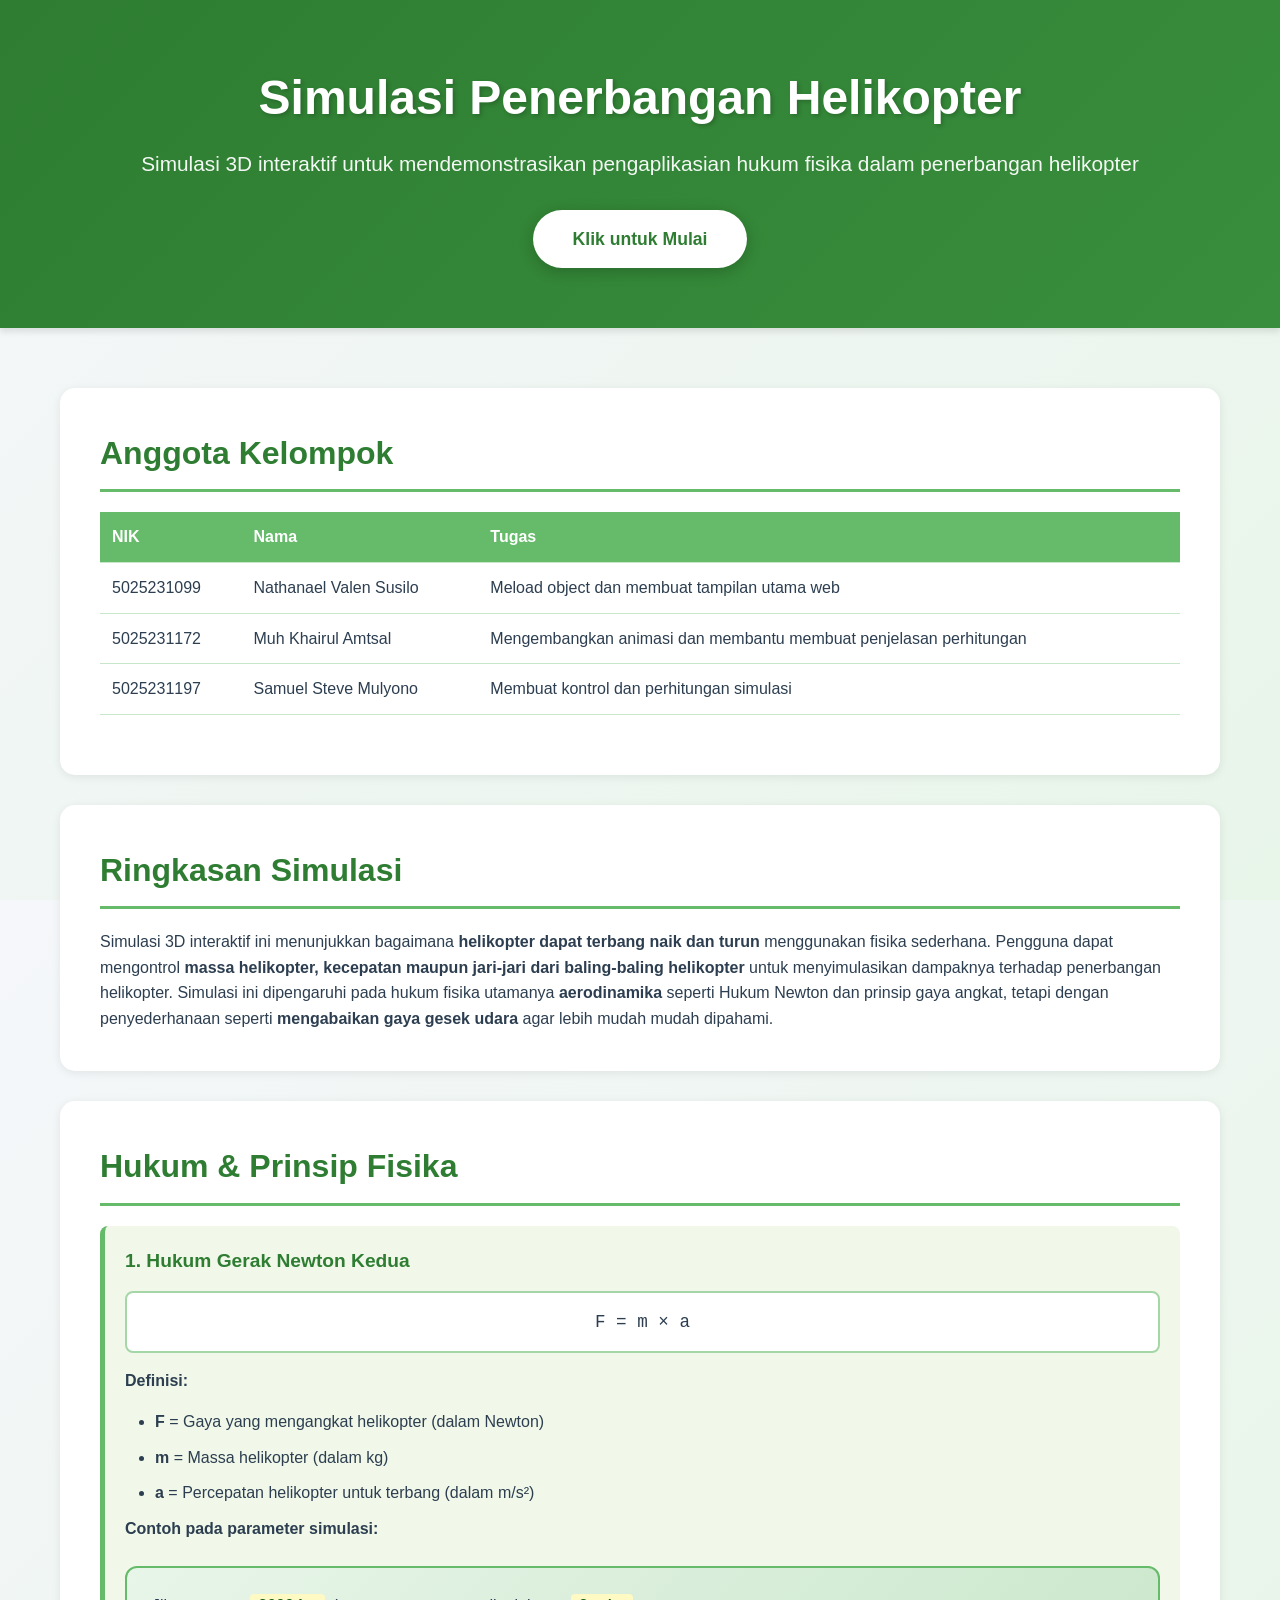
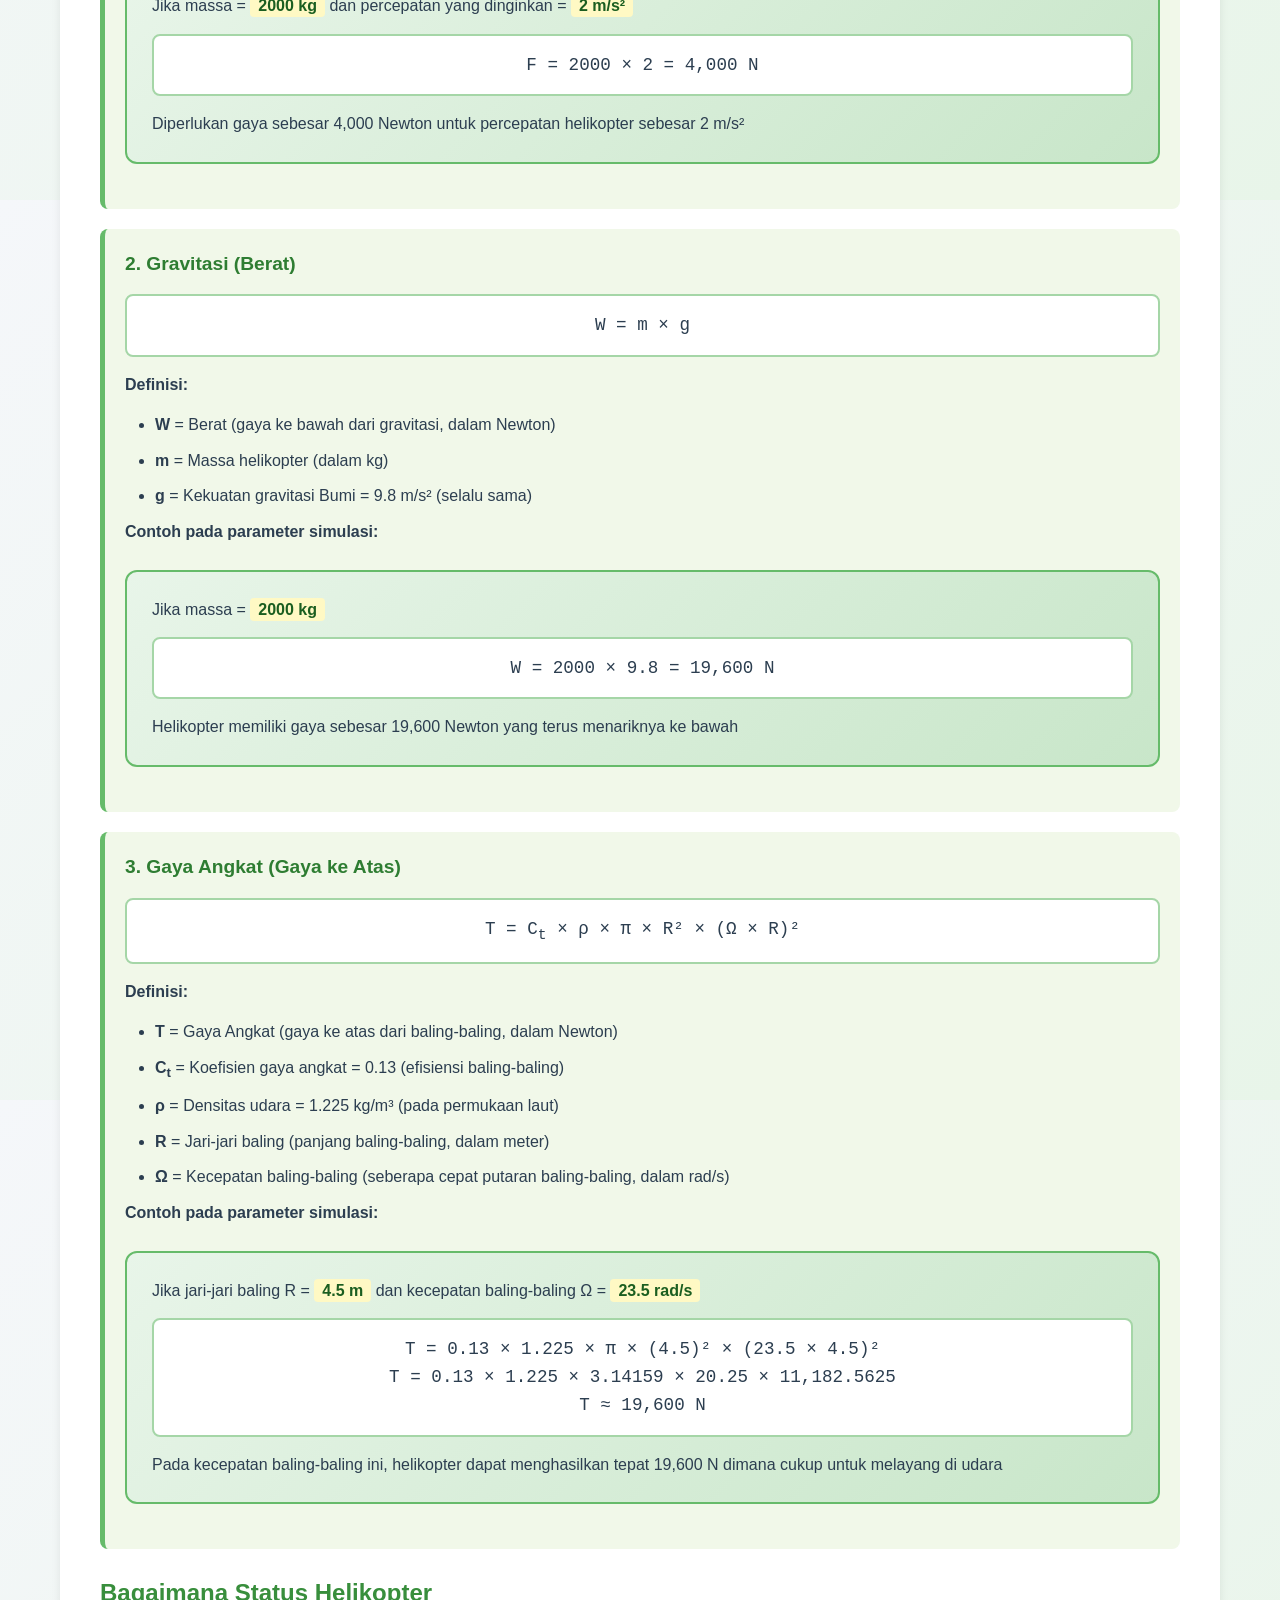
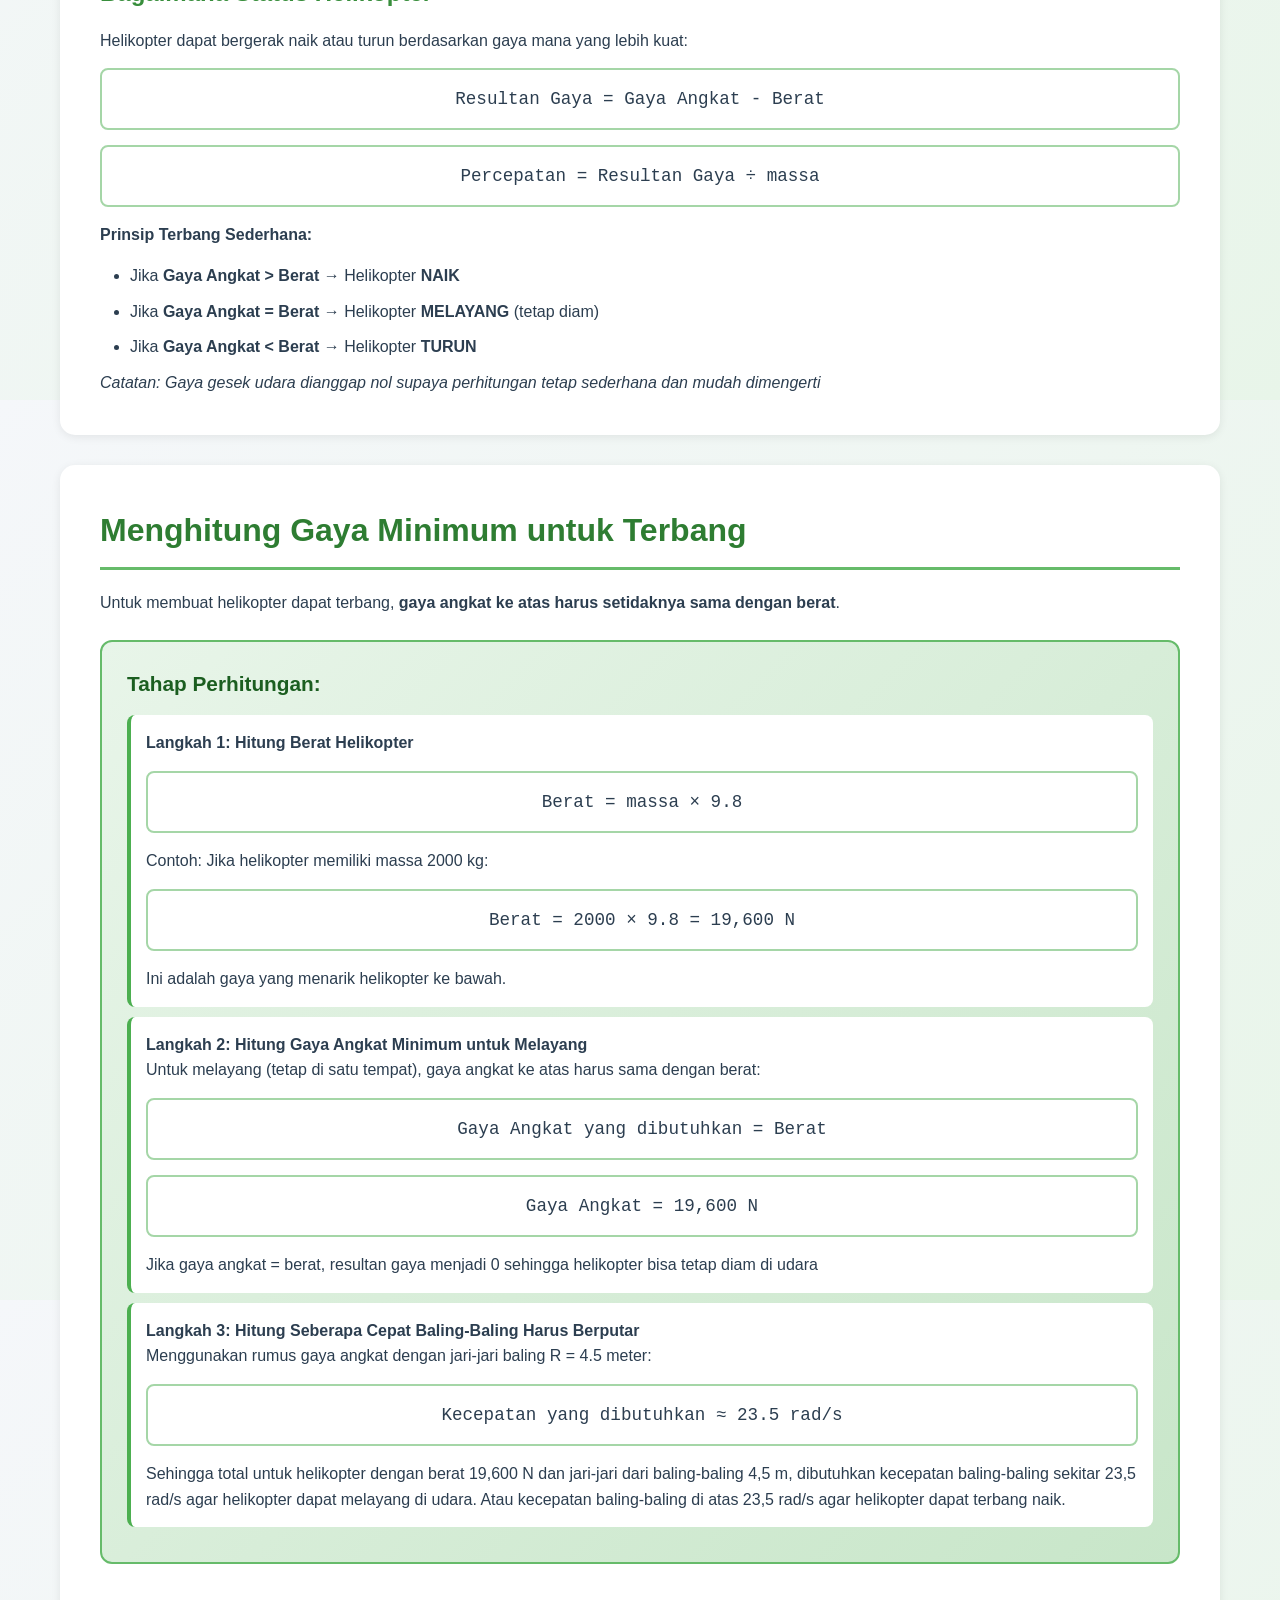
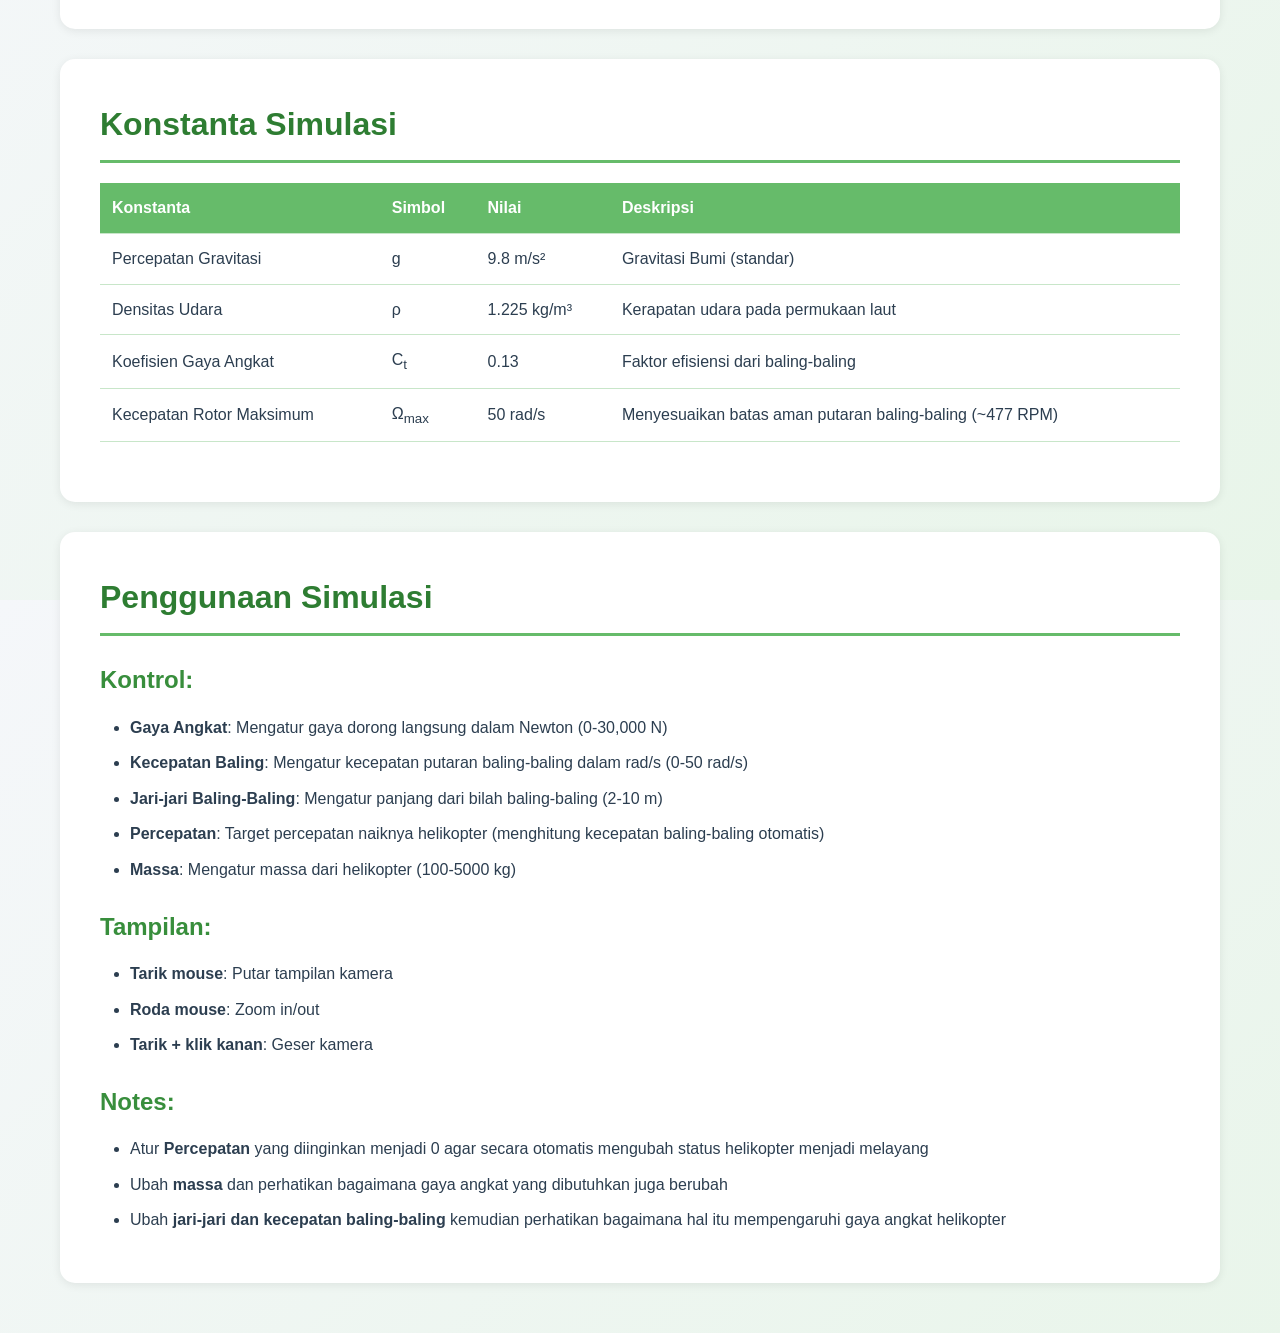
<file: index.html>
<!DOCTYPE html>
<html lang="en">
<head>
    <meta charset="UTF-8">
    <meta name="viewport" content="width=device-width, initial-scale=1.0">
    <title>Simulasi Penerbangan Helikopter</title>
    <link rel="stylesheet" href="style.css">
</head>
<body class="landing-page">
    <header>
        <h1>Simulasi Penerbangan Helikopter</h1>
        <p>Simulasi 3D interaktif untuk mendemonstrasikan pengaplikasian hukum fisika dalam penerbangan helikopter</p>
        <a href="simulation.html" class="cta-button">Klik untuk Mulai</a>
    </header>

    <div class="container">
		<!-- Project Assignment Section -->
        <div class="section">
            <h2>Anggota Kelompok</h2>
            <table class="constant-table">
                <thead>
                    <tr>
                        <th>NIK</th>
                        <th>Nama</th>
                        <th>Tugas</th>
                    </tr>
                </thead>
                <tbody>
                    <tr>
                        <td>5025231099</td>
                        <td>Nathanael Valen Susilo</td>
                        <td>Meload object dan membuat tampilan utama web</td>
                    </tr>
                    <tr>
                        <td>5025231172</td>
                        <td>Muh Khairul Amtsal</td>
                        <td>Mengembangkan animasi dan membantu membuat penjelasan perhitungan</td>
                    </tr>
                    <tr>
                        <td>5025231197</td>
                        <td>Samuel Steve Mulyono</td>
                        <td>Membuat kontrol dan perhitungan simulasi</td>
                    </tr>
                </tbody>
            </table>
        </div>

        <!-- Overview Section -->
        <div class="section">
            <h2>Ringkasan Simulasi</h2>
            <p>
                Simulasi 3D interaktif ini menunjukkan bagaimana <strong>helikopter dapat terbang naik dan turun</strong> 
                menggunakan fisika sederhana. Pengguna dapat mengontrol <strong>massa helikopter, kecepatan maupun jari-jari dari 
				baling-baling helikopter</strong> untuk menyimulasikan dampaknya terhadap penerbangan helikopter. 
				Simulasi ini dipengaruhi pada hukum fisika utamanya <strong>aerodinamika</strong> seperti Hukum Newton dan prinsip gaya angkat,
				tetapi dengan penyederhanaan seperti <strong>mengabaikan gaya gesek udara</strong> agar lebih mudah mudah dipahami.
            </p>
            
        </div>

        <!-- Physics Laws Section -->
        <div class="section">
            <h2>Hukum & Prinsip Fisika</h2>
            
            <div class="physics-law">
                <h4>1. Hukum Gerak Newton Kedua</h4>
                <div class="formula">
                    F = m × a
                </div>
                <p><strong>Definisi:</strong></p>
                <ul>
                    <li><strong>F</strong> = Gaya yang mengangkat helikopter (dalam Newton)</li>
                    <li><strong>m</strong> = Massa helikopter (dalam kg)</li>
                    <li><strong>a</strong> = Percepatan helikopter untuk terbang (dalam m/s²)</li>
                </ul>
                <p><strong>Contoh pada parameter simulasi:</strong></p>
                <div class="calculation-box">
                    <p>Jika massa = <span class="highlight">2000 kg</span> dan percepatan yang dinginkan = <span class="highlight">2 m/s²</span></p>
                    <div class="formula">F = 2000 × 2 = 4,000 N</div>
                    <p>Diperlukan gaya sebesar 4,000 Newton untuk percepatan helikopter sebesar 2 m/s²</p>
                </div>
            </div>

            <div class="physics-law">
                <h4>2. Gravitasi (Berat)</h4>
                <div class="formula">
                    W = m × g
                </div>
                <p><strong>Definisi:</strong></p>
                <ul>
                    <li><strong>W</strong> = Berat (gaya ke bawah dari gravitasi, dalam Newton)</li>
                    <li><strong>m</strong> = Massa helikopter (dalam kg)</li>
                    <li><strong>g</strong> = Kekuatan gravitasi Bumi = 9.8 m/s² (selalu sama)</li>
                </ul>
                <p><strong>Contoh pada parameter simulasi:</strong></p>
                <div class="calculation-box">
                    <p>Jika massa = <span class="highlight">2000 kg</span></p>
                    <div class="formula">W = 2000 × 9.8 = 19,600 N</div>
                    <p>Helikopter memiliki gaya sebesar 19,600 Newton yang terus menariknya ke bawah</p>
                </div>
            </div>

            <div class="physics-law">
                <h4>3. Gaya Angkat (Gaya ke Atas)</h4>
                <div class="formula">
                    T = C<sub>t</sub> × ρ × π × R² × (Ω × R)²
                </div>
                <p><strong>Definisi:</strong></p>
                <ul>
                    <li><strong>T</strong> = Gaya Angkat (gaya ke atas dari baling-baling, dalam Newton)</li>
                    <li><strong>C<sub>t</sub></strong> = Koefisien gaya angkat = 0.13 (efisiensi baling-baling)</li>
                    <li><strong>ρ</strong> = Densitas udara = 1.225 kg/m³ (pada permukaan laut)</li>
                    <li><strong>R</strong> = Jari-jari baling (panjang baling-baling, dalam meter)</li>
                    <li><strong>Ω</strong> = Kecepatan baling-baling (seberapa cepat putaran baling-baling, dalam rad/s)</li>
                </ul>
                <p><strong>Contoh pada parameter simulasi:</strong></p>
                <div class="calculation-box">
                    <p>Jika jari-jari baling R = <span class="highlight">4.5 m</span> dan kecepatan baling-baling Ω = <span class="highlight">23.5 rad/s</span></p>
                    <div class="formula">
                        T = 0.13 × 1.225 × π × (4.5)² × (23.5 × 4.5)²<br>
                        T = 0.13 × 1.225 × 3.14159 × 20.25 × 11,182.5625<br>
                        T ≈ 19,600 N
                    </div>
                    <p>Pada kecepatan baling-baling ini, helikopter dapat menghasilkan tepat 19,600 N dimana cukup untuk melayang di udara</p>
                </div>
            </div>

            <h3>Bagaimana Status Helikopter</h3>
            <p>Helikopter dapat bergerak naik atau turun berdasarkan gaya mana yang lebih kuat:</p>
            <div class="formula">
                Resultan Gaya = Gaya Angkat - Berat
            </div>
            <div class="formula">
                Percepatan = Resultan Gaya ÷ massa
            </div>
            <p><strong>Prinsip Terbang Sederhana:</strong></p>
            <ul>
                <li>Jika <strong>Gaya Angkat &gt; Berat</strong> → Helikopter <strong>NAIK</strong></li>
                <li>Jika <strong>Gaya Angkat = Berat</strong> → Helikopter <strong>MELAYANG</strong> (tetap diam)</li>
                <li>Jika <strong>Gaya Angkat &lt; Berat</strong> → Helikopter <strong>TURUN</strong></li>
            </ul>
            <p><em>Catatan: Gaya gesek udara dianggap nol supaya perhitungan tetap sederhana dan mudah dimengerti</em></p>
        </div>

        <!-- Calculation Section -->
        <div class="section">
            <h2>Menghitung Gaya Minimum untuk Terbang</h2>
            
            <p>
                Untuk membuat helikopter dapat terbang, <strong>gaya angkat ke atas harus setidaknya sama dengan berat</strong>. 
            </p>

            <div class="calculation-box">
                <h4>Tahap Perhitungan:</h4>
                
                <div class="step">
                    <strong>Langkah 1: Hitung Berat Helikopter</strong>
                    <div class="formula">Berat = massa × 9.8</div>
                    <p>Contoh: Jika helikopter memiliki massa 2000 kg:</p>
                    <div class="formula">Berat = 2000 × 9.8 = 19,600 N</div>
                    <p>Ini adalah gaya yang menarik helikopter ke bawah.</p>
                </div>

                <div class="step">
                    <strong>Langkah 2: Hitung Gaya Angkat Minimum untuk Melayang</strong>
                    <p>Untuk melayang (tetap di satu tempat), gaya angkat ke atas harus sama dengan berat:</p>
                    <div class="formula">Gaya Angkat yang dibutuhkan = Berat</div>
                    <div class="formula">Gaya Angkat = 19,600 N</div>
                    <p>Jika gaya angkat = berat, resultan gaya menjadi 0 sehingga helikopter bisa tetap diam di udara</p>
                </div>

                <div class="step">
                    <strong>Langkah 3: Hitung Seberapa Cepat Baling-Baling Harus Berputar</strong>
                    <p>Menggunakan rumus gaya angkat dengan jari-jari baling R = 4.5 meter:</p>
                    <div class="formula">Kecepatan yang dibutuhkan ≈ 23.5 rad/s</div>
					<p>Sehingga total untuk helikopter dengan berat 19,600 N dan jari-jari dari baling-baling 4,5 m,
						dibutuhkan kecepatan baling-baling sekitar 23,5 rad/s agar helikopter dapat melayang di udara. 
						Atau kecepatan baling-baling di atas 23,5 rad/s agar helikopter dapat terbang naik.
					</p>
                </div>
            </div>

        </div>

        <!-- Constants Section -->
        <div class="section">
            <h2>Konstanta Simulasi</h2>
            <table class="constant-table">
                <thead>
                    <tr>
                        <th>Konstanta</th>
                        <th>Simbol</th>
                        <th>Nilai</th>
                        <th>Deskripsi</th>
                    </tr>
                </thead>
                <tbody>
                    <tr>
                        <td>Percepatan Gravitasi</td>
                        <td>g</td>
                        <td>9.8 m/s²</td>
                        <td>Gravitasi Bumi (standar)</td>
                    </tr>
                    <tr>
                        <td>Densitas Udara</td>
                        <td>ρ</td>
                        <td>1.225 kg/m³</td>
                        <td>Kerapatan udara pada permukaan laut</td>
                    </tr>
                    <tr>
                        <td>Koefisien Gaya Angkat</td>
                        <td>C<sub>t</sub></td>
                        <td>0.13</td>
                        <td>Faktor efisiensi dari baling-baling</td>
                    </tr>
                    <tr>
                        <td>Kecepatan Rotor Maksimum</td>
                        <td>Ω<sub>max</sub></td>
                        <td>50 rad/s</td>
                        <td>Menyesuaikan batas aman putaran baling-baling (~477 RPM)</td>
                    </tr>
                </tbody>
            </table>
        </div>

        <!-- How to Use Section -->
        <div class="section">
            <h2>Penggunaan Simulasi</h2>
            
            <h3>Kontrol:</h3>
            <ul>
                <li><strong>Gaya Angkat</strong>: Mengatur gaya dorong langsung dalam Newton (0-30,000 N)</li>
                <li><strong>Kecepatan Baling</strong>: Mengatur kecepatan putaran baling-baling dalam rad/s (0-50 rad/s)</li>
                <li><strong>Jari-jari Baling-Baling</strong>: Mengatur panjang dari bilah baling-baling (2-10 m)</li>
                <li><strong>Percepatan</strong>: Target percepatan naiknya helikopter (menghitung kecepatan baling-baling otomatis)</li>
                <li><strong>Massa</strong>: Mengatur massa dari helikopter (100-5000 kg)</li>
            </ul>

            <h3>Tampilan:</h3>
            <ul>
                <li><strong>Tarik mouse</strong>: Putar tampilan kamera</li>
                <li><strong>Roda mouse</strong>: Zoom in/out</li>
                <li><strong>Tarik + klik kanan</strong>: Geser kamera</li>
            </ul>

            <h3>Notes:</h3>
            <ul>
                <li>Atur <strong>Percepatan</strong> yang diinginkan menjadi 0 agar secara otomatis mengubah status helikopter menjadi melayang</li>
                <li>Ubah <strong>massa</strong> dan perhatikan bagaimana gaya angkat yang dibutuhkan juga berubah</li>
                <li>Ubah <strong>jari-jari dan kecepatan baling-baling</strong> kemudian perhatikan bagaimana hal itu mempengaruhi gaya angkat helikopter</li>
            </ul>
        </div>
    </div>
</body>
</html>
</file>
<file: style.css>
/* Global Styles */
* {
    margin: 0;
    padding: 0;
    box-sizing: border-box;
}

html, body {
    height: 100%;
    font-family: 'Segoe UI', Tahoma, Geneva, Verdana, sans-serif;
}

/* index.html */

.landing-page {
    background: linear-gradient(135deg, #f5f7fa 0%, #e8f5e9 100%);
    color: #2c3e50;
    line-height: 1.6;
}

.container {
    max-width: 1200px;
    margin: 0 auto;
    padding: 20px;
}

header {
    background: linear-gradient(135deg, #2e7d32 0%, #388e3c 100%);
    color: white;
    padding: 60px 20px;
    text-align: center;
    box-shadow: 0 4px 6px rgba(0,0,0,0.1);
    margin-bottom: 40px;
}

header h1 {
    font-size: 3em;
    margin-bottom: 10px;
    text-shadow: 2px 2px 4px rgba(0,0,0,0.2);
}

header p {
    font-size: 1.3em;
    opacity: 0.95;
}

.cta-button {
    display: inline-block;
    background: white;
    color: #2e7d32;
    padding: 15px 40px;
    margin-top: 30px;
    border-radius: 30px;
    text-decoration: none;
    font-weight: bold;
    font-size: 1.1em;
    box-shadow: 0 4px 15px rgba(0,0,0,0.2);
    transition: all 0.3s ease;
}

.cta-button:hover {
    transform: translateY(-2px);
    box-shadow: 0 6px 20px rgba(0,0,0,0.3);
    background: #f1f8e9;
}

.section {
    background: white;
    padding: 40px;
    margin-bottom: 30px;
    border-radius: 15px;
    box-shadow: 0 2px 10px rgba(0,0,0,0.08);
}

.section h2 {
    color: #2e7d32;
    font-size: 2em;
    margin-bottom: 20px;
    border-bottom: 3px solid #66bb6a;
    padding-bottom: 10px;
}

.section h3 {
    color: #388e3c;
    font-size: 1.5em;
    margin-top: 25px;
    margin-bottom: 15px;
}

.physics-law {
    background: #f1f8e9;
    padding: 20px;
    margin: 20px 0;
    border-left: 5px solid #66bb6a;
    border-radius: 8px;
}

.physics-law h4 {
    color: #2e7d32;
    margin-bottom: 10px;
    font-size: 1.2em;
}

.formula {
    background: #fff;
    padding: 15px;
    margin: 15px 0;
    border-radius: 8px;
    font-family: 'Courier New', monospace;
    font-size: 1.1em;
    border: 2px solid #a5d6a7;
    text-align: center;
}

.calculation-box {
    background: linear-gradient(135deg, #e8f5e9 0%, #c8e6c9 100%);
    padding: 25px;
    margin: 25px 0;
    border-radius: 12px;
    border: 2px solid #66bb6a;
}

.calculation-box h4 {
    color: #1b5e20;
    margin-bottom: 15px;
    font-size: 1.3em;
}

.step {
    background: white;
    padding: 15px;
    margin: 10px 0;
    border-radius: 8px;
    border-left: 4px solid #4caf50;
}

.highlight {
    background: #fff9c4;
    padding: 3px 8px;
    border-radius: 4px;
    font-weight: bold;
    color: #1b5e20;
}

.section ul {
    margin-left: 30px;
    margin-top: 15px;
}

.section ul li {
    margin-bottom: 10px;
}

.feature-grid {
    display: grid;
    grid-template-columns: repeat(auto-fit, minmax(250px, 1fr));
    gap: 20px;
    margin-top: 25px;
}

.feature-card {
    background: #f1f8e9;
    padding: 20px;
    border-radius: 10px;
    text-align: center;
    transition: transform 0.3s ease;
}

.feature-card:hover {
    transform: translateY(-5px);
    box-shadow: 0 5px 15px rgba(0,0,0,0.1);
}

.feature-card h4 {
    color: #2e7d32;
    margin-bottom: 10px;
}

footer {
    text-align: center;
    padding: 30px;
    background: #2e7d32;
    color: white;
    margin-top: 50px;
    border-radius: 15px;
}

.constant-table {
    width: 100%;
    border-collapse: collapse;
    margin: 20px 0;
}

.constant-table th,
.constant-table td {
    padding: 12px;
    text-align: left;
    border-bottom: 1px solid #c8e6c9;
}

.constant-table th {
    background: #66bb6a;
    color: white;
    font-weight: bold;
}

.constant-table tr:hover {
    background: #f1f8e9;
}

@media (max-width: 768px) {
    header h1 {
        font-size: 2em;
    }
    
    header p {
        font-size: 1em;
    }

    .section {
        padding: 20px;
    }
}

/* simulation.html */

.simulation-page {
    margin: 0;
    overflow: hidden;
}

#app {
    width: 100%;
    height: 100%;
    display: flex;
    background: #0a0a0a;
    position: relative;
}

#canvas-container {
    flex: 1;
    position: relative;
    overflow: hidden;
    background: linear-gradient(to bottom, #87ceeb 0%, #e0f2f1 100%);
}

/* Info Panel - 40% Width (2/5) */
#info-panel {
    width: 40%;
    height: 100%;
    background: linear-gradient(135deg, #f1f8e9 0%, #ffffff 100%);
    color: #1b5e20;
    overflow-y: auto;
    box-shadow: -6px 0 20px rgba(0,0,0,0.15);
    z-index: 100;
}

#info-panel::-webkit-scrollbar {
    width: 8px;
}

#info-panel::-webkit-scrollbar-track {
    background: #e8f5e9;
}

#info-panel::-webkit-scrollbar-thumb {
    background: #4caf50;
    border-radius: 4px;
}

#info-panel::-webkit-scrollbar-thumb:hover {
    background: #388e3c;
}

.panel-header {
    background: linear-gradient(135deg, #2e7d32 0%, #4caf50 100%);
    padding: 15px;
    text-align: center;
    border-bottom: 3px solid #1b5e20;
    box-shadow: 0 2px 4px rgba(0,0,0,0.1);
}

.panel-header h2 {
    margin: 0;
    font-size: 1.4em;
    color: white;
    text-shadow: 1px 1px 2px rgba(0,0,0,0.2);
    letter-spacing: 0.5px;
}

/* Two-Column Grid Layout */
.panel-content-grid {
    display: grid;
    grid-template-columns: 1fr 1fr;
    gap: 0;
    height: calc(100% - 120px); /* Subtract header + back button height */
}

.panel-left,
.panel-right {
    overflow-y: auto;
    height: 100%;
    background: white;
}

.panel-left::-webkit-scrollbar,
.panel-right::-webkit-scrollbar {
    width: 6px;
}

.panel-left::-webkit-scrollbar-track,
.panel-right::-webkit-scrollbar-track {
    background: #e8f5e9;
}

.panel-left::-webkit-scrollbar-thumb,
.panel-right::-webkit-scrollbar-thumb {
    background: #4caf50;
    border-radius: 3px;
}

/* Panel Sections - Compact */
.panel-section {
    padding: 12px 15px;
    border-bottom: 1px solid #c8e6c9;
    background: white;
}

.panel-section h3 {
    color: #2e7d32;
    margin: 0 0 10px 0;
    font-size: 1.1em;
    border-bottom: 2px solid #66bb6a;
    padding-bottom: 6px;
    font-weight: 600;
}

.panel-section p {
    font-size: 0.85em;
    margin: 6px 0;
    color: #424242;
}

/* Parameter Items - Compact */
.param-item {
    background: white;
    padding: 6px 10px;
    margin: 6px 0;
    border-radius: 6px;
    border-left: 3px solid #4caf50;
    box-shadow: 0 1px 3px rgba(0,0,0,0.05);
}

.param-label {
    color: #388e3c;
    font-size: 0.85em;
    font-weight: 600;
    margin-bottom: 2px;
}

.param-value {
    color: #1b5e20;
    font-size: 1em;
    font-family: 'Courier New', monospace;
    font-weight: bold;
}

/* Formula Boxes - Compact */
.formula-box {
    background: linear-gradient(135deg, #e8f5e9 0%, #f1f8e9 100%);
    padding: 8px;
    margin: 8px 0;
    border-radius: 6px;
    border: 2px solid #66bb6a;
    font-family: 'Courier New', monospace;
    text-align: center;
    font-size: 0.85em;
    color: #1b5e20;
    box-shadow: 0 1px 3px rgba(76,175,80,0.2);
    line-height: 1.4;
}

.formula-box strong {
    color: #2e7d32;
    font-size: 1.05em;
}

/* Status Indicators */
.status-indicator {
    display: inline-block;
    width: 8px;
    height: 8px;
    border-radius: 50%;
    margin-right: 6px;
    box-shadow: 0 0 6px currentColor;
}

.status-grounded {
    background: #f44336;
    box-shadow: 0 0 6px #f44336;
}

.status-hovering {
    background: #ffc107;
    box-shadow: 0 0 6px #ffc107;
}

.status-climbing {
    background: #4caf50;
    box-shadow: 0 0 6px #4caf50;
}

.status-descending {
    background: #ff9800;
    box-shadow: 0 0 6px #ff9800;
}

/* Overlay */
.overlay {
    position: absolute;
    left: 10px;
    top: 10px;
    color: #fff;
    z-index: 10;
    font-family: Arial, Helvetica, sans-serif;
    font-size: 0.85em;
    background: linear-gradient(135deg, rgba(46,125,50,0.9) 0%, rgba(56,142,60,0.9) 100%);
    padding: 6px 12px;
    border-radius: 6px;
    box-shadow: 0 2px 8px rgba(0,0,0,0.3);
    font-weight: 600;
}

/* Slider Controls - Compact */
.slider-container {
    margin: 8px 0;
    padding: 8px;
    background: white;
    border-radius: 6px;
    box-shadow: 0 1px 3px rgba(0,0,0,0.05);
}

.slider-label {
    color: #2e7d32;
    font-size: 0.85em;
    font-weight: 600;
    margin-bottom: 4px;
    display: flex;
    justify-content: space-between;
}

.slider-label span:last-child {
    color: #1b5e20;
    font-weight: bold;
    font-family: 'Courier New', monospace;
}

.slider {
    width: 100%;
    height: 6px;
    border-radius: 3px;
    background: linear-gradient(to right, #c8e6c9 0%, #a5d6a7 100%);
    outline: none;
    -webkit-appearance: none;
    appearance: none;
    cursor: pointer;
}

.slider::-webkit-slider-thumb {
    -webkit-appearance: none;
    appearance: none;
    width: 16px;
    height: 16px;
    border-radius: 50%;
    background: linear-gradient(135deg, #4caf50 0%, #66bb6a 100%);
    cursor: pointer;
    border: 2px solid white;
    box-shadow: 0 2px 4px rgba(0,0,0,0.3);
    transition: all 0.2s ease;
}

.slider::-moz-range-thumb {
    width: 16px;
    height: 16px;
    border-radius: 50%;
    background: linear-gradient(135deg, #4caf50 0%, #66bb6a 100%);
    cursor: pointer;
    border: 2px solid white;
    box-shadow: 0 2px 4px rgba(0,0,0,0.3);
    transition: all 0.2s ease;
}

.slider::-webkit-slider-thumb:hover {
    background: linear-gradient(135deg, #66bb6a 0%, #81c784 100%);
    transform: scale(1.1);
}

.slider::-moz-range-thumb:hover {
    background: linear-gradient(135deg, #66bb6a 0%, #81c784 100%);
    transform: scale(1.1);
}

/* Back Button - Compact */
.back-button {
    display: block;
    width: calc(100% - 30px);
    margin: 12px 15px;
    padding: 10px;
    background: linear-gradient(135deg, #2e7d32 0%, #4caf50 100%);
    color: white;
    text-align: center;
    text-decoration: none;
    border-radius: 8px;
    font-weight: bold;
    font-size: 0.9em;
    transition: all 0.3s ease;
    border: none;
    cursor: pointer;
    box-shadow: 0 3px 6px rgba(46,125,50,0.3);
    font-size: 0.95em;
}

.back-button:hover {
    background: linear-gradient(135deg, #388e3c 0%, #66bb6a 100%);
    transform: translateY(-2px);
    box-shadow: 0 4px 10px rgba(46,125,50,0.4);
}

.back-button:active {
    transform: translateY(0);
    box-shadow: 0 2px 4px rgba(46,125,50,0.3);
}

/* Quick Tips List - Compact */
.panel-section ul {
    font-size: 0.8em;
    color: #1b5e20;
    line-height: 1.4;
    padding-left: 18px;
    margin: 6px 0;
}

.panel-section ul li {
    margin-bottom: 4px;
}

.panel-section ul li strong {
    color: #2e7d32;
    font-weight: 600;
}
</file>
